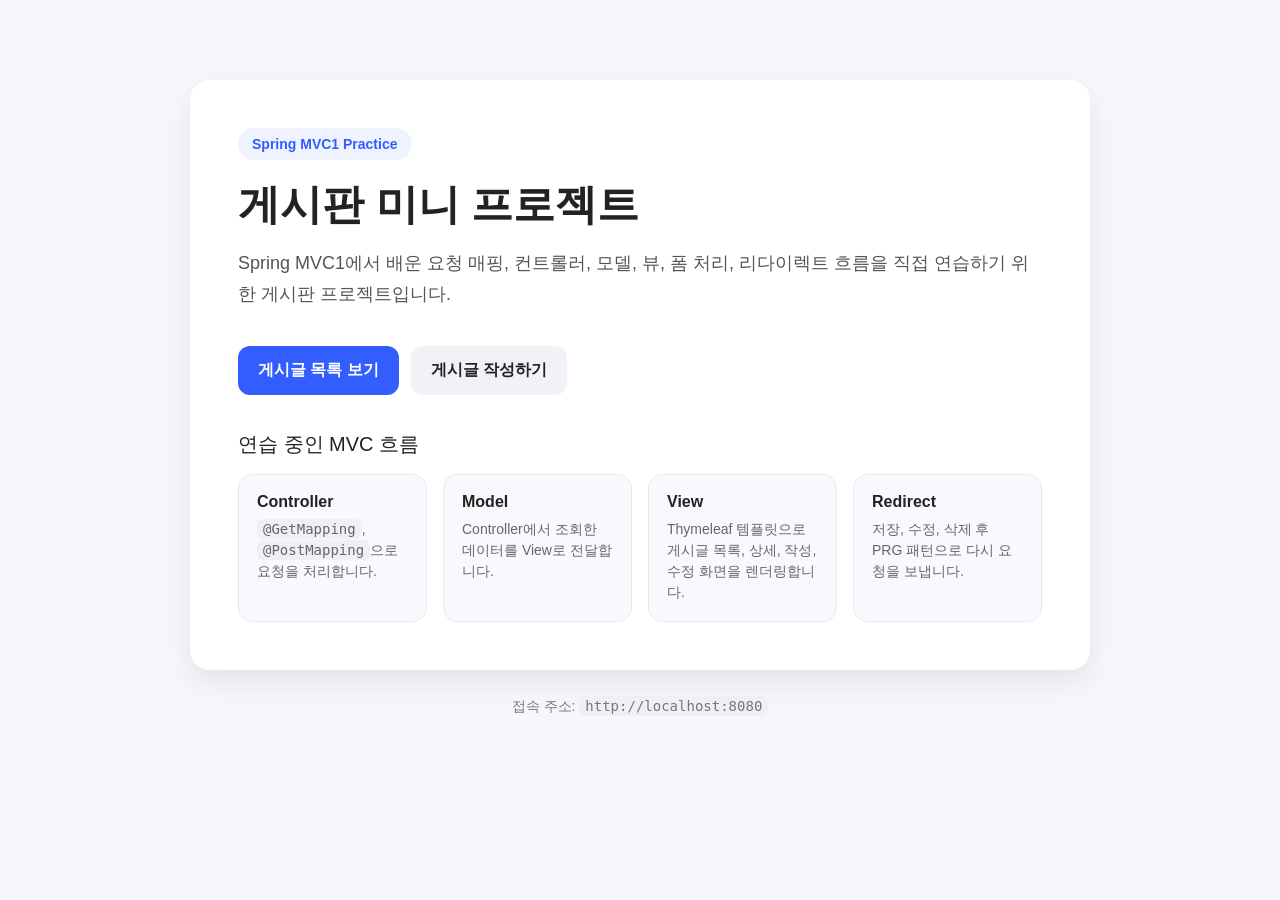
<file: src/main/resources/static/index.html>
<!DOCTYPE html>
<html lang="ko">
<head>
  <meta charset="UTF-8">
  <title>Spring MVC1 Board Practice</title>
  <style>
    body {
        margin: 0;
        font-family: Arial, sans-serif;
        background: #f5f7fb;
        color: #222;
    }

    .container {
        max-width: 900px;
        margin: 0 auto;
        padding: 80px 24px;
    }

    .hero {
        background: white;
        border-radius: 20px;
        padding: 48px;
        box-shadow: 0 12px 30px rgba(0, 0, 0, 0.08);
    }

    .badge {
        display: inline-block;
        padding: 8px 14px;
        border-radius: 999px;
        background: #eef3ff;
        color: #335dff;
        font-weight: bold;
        font-size: 14px;
        margin-bottom: 20px;
    }

    h1 {
        font-size: 42px;
        margin: 0 0 16px;
        line-height: 1.2;
    }

    .description {
        font-size: 18px;
        color: #555;
        line-height: 1.7;
        margin-bottom: 36px;
    }

    .actions {
        display: flex;
        gap: 12px;
        flex-wrap: wrap;
        margin-bottom: 36px;
    }

    .button {
        display: inline-block;
        padding: 14px 20px;
        border-radius: 12px;
        text-decoration: none;
        font-weight: bold;
        transition: 0.2s;
    }

    .button-primary {
        background: #335dff;
        color: white;
    }

    .button-primary:hover {
        background: #2448d8;
    }

    .button-secondary {
        background: #f0f2f7;
        color: #222;
    }

    .button-secondary:hover {
        background: #e0e3ec;
    }

    .section-title {
        font-size: 20px;
        margin-bottom: 16px;
    }

    .cards {
        display: grid;
        grid-template-columns: repeat(auto-fit, minmax(180px, 1fr));
        gap: 16px;
    }

    .card {
        background: #f8f9fd;
        border: 1px solid #e7eaf3;
        border-radius: 14px;
        padding: 18px;
    }

    .card h3 {
        margin: 0 0 8px;
        font-size: 16px;
    }

    .card p {
        margin: 0;
        font-size: 14px;
        color: #666;
        line-height: 1.5;
    }

    .footer {
        margin-top: 28px;
        color: #777;
        font-size: 14px;
        text-align: center;
    }

    code {
        background: #eef0f6;
        padding: 2px 6px;
        border-radius: 6px;
    }
  </style>
</head>
<body>

<div class="container">
  <div class="hero">
    <div class="badge">Spring MVC1 Practice</div>

    <h1>게시판 미니 프로젝트</h1>

    <p class="description">
      Spring MVC1에서 배운 요청 매핑, 컨트롤러, 모델, 뷰, 폼 처리, 리다이렉트 흐름을
      직접 연습하기 위한 게시판 프로젝트입니다.
    </p>

    <div class="actions">
      <a class="button button-primary" href="/posts">게시글 목록 보기</a>
      <a class="button button-secondary" href="/posts/new">게시글 작성하기</a>
    </div>

    <div class="section-title">연습 중인 MVC 흐름</div>

    <div class="cards">
      <div class="card">
        <h3>Controller</h3>
        <p><code>@GetMapping</code>, <code>@PostMapping</code>으로 요청을 처리합니다.</p>
      </div>

      <div class="card">
        <h3>Model</h3>
        <p>Controller에서 조회한 데이터를 View로 전달합니다.</p>
      </div>

      <div class="card">
        <h3>View</h3>
        <p>Thymeleaf 템플릿으로 게시글 목록, 상세, 작성, 수정 화면을 렌더링합니다.</p>
      </div>

      <div class="card">
        <h3>Redirect</h3>
        <p>저장, 수정, 삭제 후 PRG 패턴으로 다시 요청을 보냅니다.</p>
      </div>
    </div>
  </div>

  <div class="footer">
    접속 주소: <code>http://localhost:8080</code>
  </div>
</div>

</body>
</html>
</file>
